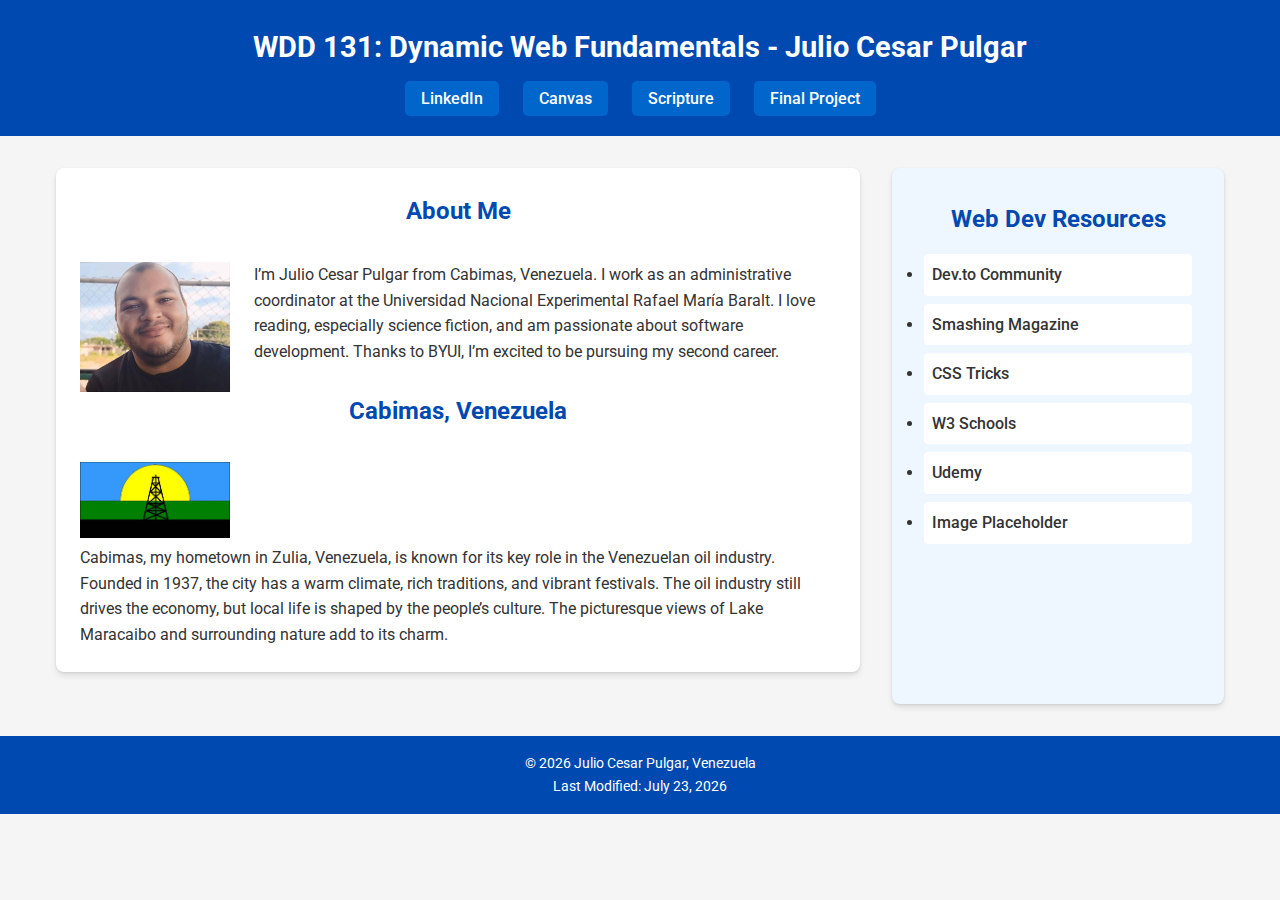
<file: index.html>
<!DOCTYPE html>
<html lang="en">
<head>
    <meta charset="UTF-8">
    <meta name="viewport" content="width=device-width, initial-scale=1.0">
    <title>WDD 131: Dynamic Web Fundamentals - Julio Cesar Pulgar</title>
    <meta name="description" content="Julio Cesar Pulgar's personal website for WDD 131: Dynamic Web Fundamentals course at Brigham Young University-Idaho.">
    <meta name="author" content="Julio Cesar Pulgar">
    <link href="https://fonts.googleapis.com/css2?family=Roboto:wght@400;700&display=swap" rel="stylesheet">
    <link rel="stylesheet" href="styles/base.css">
</head>
<body>
    <header>
        <h1>WDD 131: Dynamic Web Fundamentals - Julio Cesar Pulgar</h1>
        <nav>
            <ul>
                <li><a href="#">LinkedIn</a></li>
                <li><a href="#">Canvas</a></li>
                <li><a href="#">Scripture</a></li>
                <li><a href="#">Final Project</a></li>
            </ul>
        </nav>
    </header>
    <main>
        <section class="content">
            <div class="card about-me">
                <h2>About Me</h2>
                <div class="content">
                    <img src="images/profile.jpg" alt="Profile Picture">
                    <p>I’m Julio Cesar Pulgar from Cabimas, Venezuela. I work as an administrative coordinator at the Universidad Nacional Experimental Rafael María Baralt. I love reading, especially science fiction, and am passionate about software development. Thanks to BYUI, I’m excited to be pursuing my second career.</p>
                </div>
                <h2>Cabimas, Venezuela</h2>
                <img src="images/cabimas_flag.jpg" alt="Flag of Cabimas">
                <p>Cabimas, my hometown in Zulia, Venezuela, is known for its key role in the Venezuelan oil industry. Founded in 1937, the city has a warm climate, rich traditions, and vibrant festivals. The oil industry still drives the economy, but local life is shaped by the people’s culture. The picturesque views of Lake Maracaibo and surrounding nature add to its charm.</p>
            </div>
        </section>
        <aside class="resources">
            <h2>Web Dev Resources</h2>
            <ul>
                <li><a href="#">Dev.to Community</a></li>
                <li><a href="#">Smashing Magazine</a></li>
                <li><a href="#">CSS Tricks</a></li>
                <li><a href="#">W3 Schools</a></li>
                <li><a href="#">Udemy</a></li>
                <li><a href="#">Image Placeholder</a></li>
            </ul>
        </aside>
    </main>
    <footer>
        <p>&copy; <span id="currentyear"></span> Julio Cesar Pulgar, Venezuela</p>
        <p id="lastModified"></p>
    </footer>
    <script src="scripts/getdates.js" defer></script>
</body>
</html>
</file>
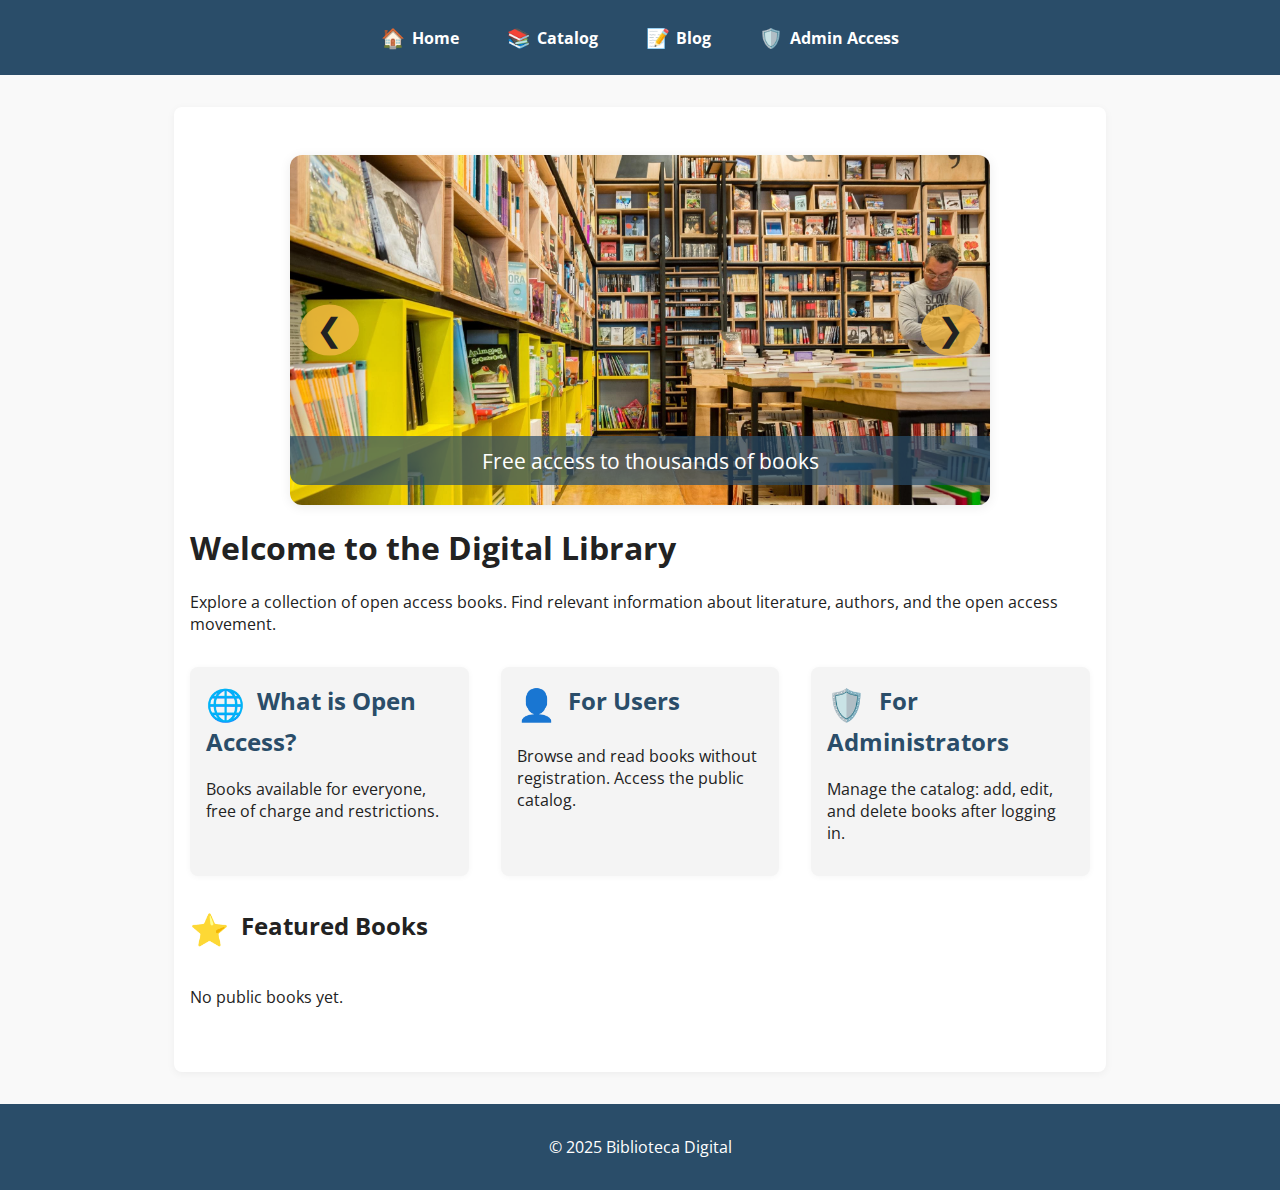
<file: project/index.html>
<!DOCTYPE html>
<html lang="en">
  <head>
    <meta charset="UTF-8" />
    <meta name="viewport" content="width=device-width, initial-scale=1.0" />
    <title>Digital Library | Home</title>
    <link rel="stylesheet" href="styles/main.css" />
  </head>
  <body>
    <header>
      <nav>
        <a href="index.html"
          ><span class="nav-icon" aria-label="Home">🏠</span> Home</a
        >
        <a href="catalog.html"
          ><span class="nav-icon" aria-label="Books">📚</span> Catalog</a
        >
        <a href="blog.html"
          ><span class="nav-icon" aria-label="Blog">📝</span> Blog</a
        >
        <a href="admin.html" id="admin-menu-link"
          ><span class="nav-icon" aria-label="Admin">🛡️</span> Admin Access</a
        >
      </nav>
    </header>
    <main>
      <section id="carousel-section">
        <div class="carousel">
          <div class="carousel-slide active">
            <img src="images/library1.jpg" alt="Library 1" loading="lazy" />
            <div class="carousel-caption">
              Free access to thousands of books
            </div>
          </div>
          <div class="carousel-slide">
            <img src="images/library2.jpg" alt="Library 2" loading="lazy" />
            <div class="carousel-caption">Read and share knowledge</div>
          </div>
          <div class="carousel-slide">
            <img src="images/library3.jpg" alt="Library 3" loading="lazy" />
            <div class="carousel-caption">Discover authors and genres</div>
          </div>
          <div class="carousel-slide">
            <img src="images/library4.jpg" alt="Library 4" loading="lazy" />
            <div class="carousel-caption">Explore new releases</div>
          </div>
          <div class="carousel-slide">
            <img src="images/library5.jpg" alt="Library 5" loading="lazy" />
            <div class="carousel-caption">Join the open access movement</div>
          </div>
          <div class="carousel-slide">
            <img src="images/library6.jpg" alt="Library 6" loading="lazy" />
            <div class="carousel-caption">Your digital bookshelf</div>
          </div>
          <div class="carousel-slide">
            <img src="images/library7.jpg" alt="Library 7" loading="lazy" />
            <div class="carousel-caption">Read anywhere, anytime</div>
          </div>
          <div class="carousel-slide">
            <img src="images/library8.jpg" alt="Library 8" loading="lazy" />
            <div class="carousel-caption">Support lifelong learning</div>
          </div>
          <div class="carousel-slide">
            <img src="images/library9.jpg" alt="Library 9" loading="lazy" />
            <div class="carousel-caption">Share your favorite books</div>
          </div>
          <button class="carousel-btn prev" aria-label="Previous">
            &#10094;
          </button>
          <button class="carousel-btn next" aria-label="Next">&#10095;</button>
        </div>
      </section>
      <section id="info-section">
        <h1>Welcome to the Digital Library</h1>
        <p>
          Explore a collection of open access books. Find relevant information
          about literature, authors, and the open access movement.
        </p>
        <div class="info-grid">
          <div class="info-card">
            <h2>
              <span class="info-icon" aria-label="Open Access">🌐</span> What is
              Open Access?
            </h2>
            <p>
              Books available for everyone, free of charge and restrictions.
            </p>
          </div>
          <div class="info-card">
            <h2>
              <span class="info-icon" aria-label="User">👤</span> For Users
            </h2>
            <p>
              Browse and read books without registration. Access the public
              catalog.
            </p>
          </div>
          <div class="info-card">
            <h2>
              <span class="info-icon" aria-label="Admin">🛡️</span> For
              Administrators
            </h2>
            <p>
              Manage the catalog: add, edit, and delete books after logging in.
            </p>
          </div>
        </div>
      </section>
      <section id="public-books-section">
        <h2>
          <span class="section-icon" aria-label="Featured">⭐</span> Featured
          Books
        </h2>
        <div id="public-books-list"></div>
      </section>
      <!-- Admin access now only available via menu link to admin.html -->
    </main>
    <footer>
      <p>
        &copy; 2025 Biblioteca Digital
      </p>
    </footer>
    <script src="scripts/login.js"></script>
  </body>
</html>
</file>
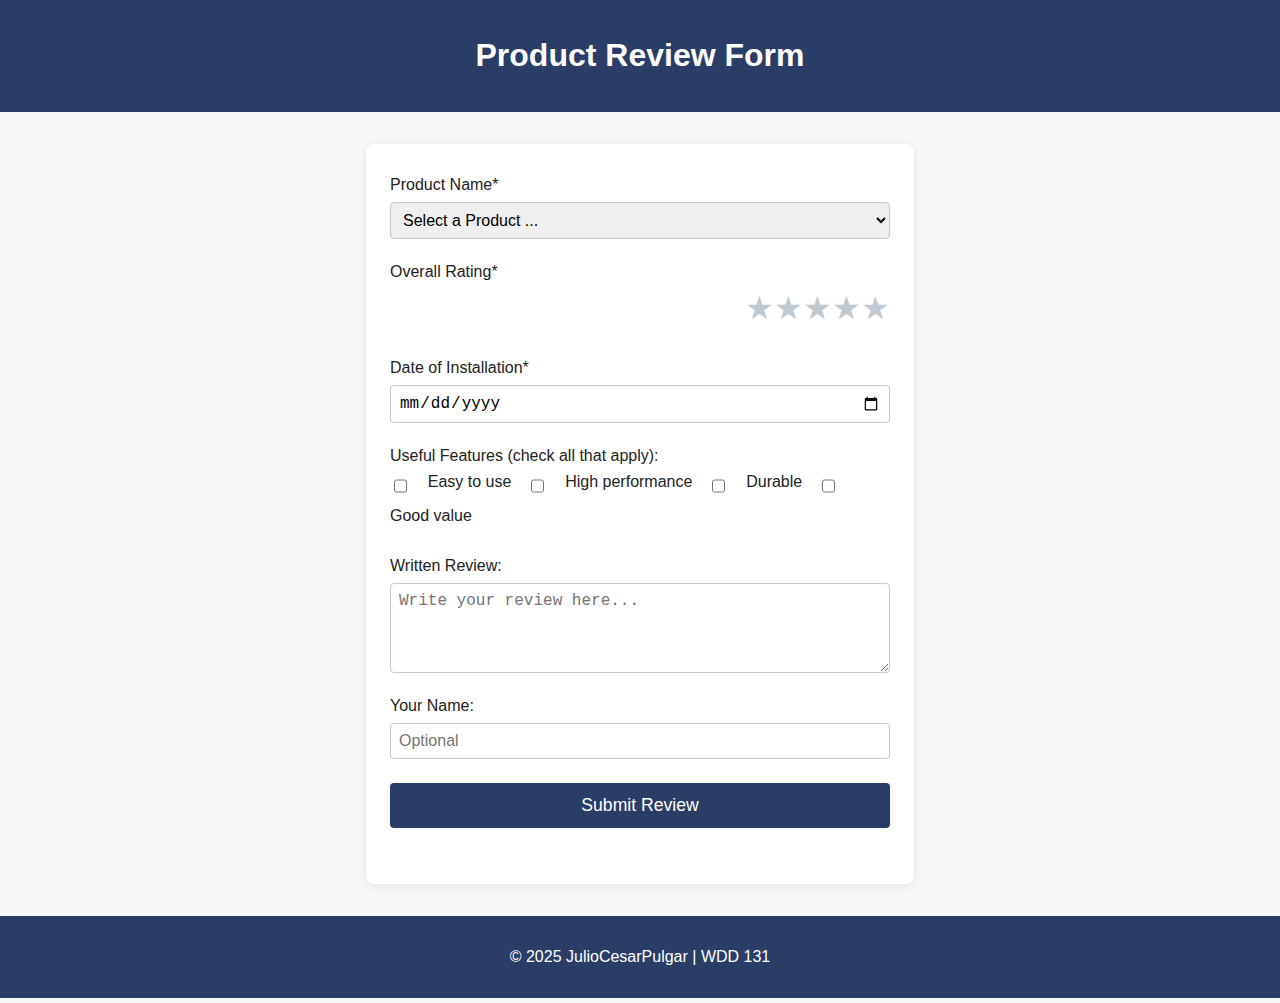
<file: form.html>
<!DOCTYPE html>
<html lang="en">
  <head>
    <meta charset="UTF-8" />
    <meta name="viewport" content="width=device-width, initial-scale=1.0" />
    <title>Product Review Form</title>
    <link rel="stylesheet" href="styles/form.css" />
  </head>
  <body>
    <header>
      <h1>Product Review Form</h1>
    </header>
    <main>
      <form id="reviewForm" method="get" action="review.html">
        <div class="form-group">
          <label for="productName"
            >Product Name<span aria-hidden="true">*</span></label
          >
          <select id="productName" name="productName" required>
            <option value="" disabled selected>Select a Product ...</option>
            <!-- Options will be populated by JS -->
          </select>
        </div>
        <div class="form-group">
          <label>Overall Rating<span aria-hidden="true">*</span></label>
          <div class="rating-group">
            <input type="radio" id="star5" name="rating" value="5" required />
            <label for="star5" title="5 stars">&#9733;</label>
            <input type="radio" id="star4" name="rating" value="4" />
            <label for="star4" title="4 stars">&#9733;</label>
            <input type="radio" id="star3" name="rating" value="3" />
            <label for="star3" title="3 stars">&#9733;</label>
            <input type="radio" id="star2" name="rating" value="2" />
            <label for="star2" title="2 stars">&#9733;</label>
            <input type="radio" id="star1" name="rating" value="1" />
            <label for="star1" title="1 star">&#9733;</label>
          </div>
        </div>
        <div class="form-group">
          <label for="installDate"
            >Date of Installation<span aria-hidden="true">*</span></label
          >
          <input type="date" id="installDate" name="installDate" required />
        </div>
        <div class="form-group">
          <label>Useful Features (check all that apply):</label>
          <div class="checkbox-group">
            <input
              type="checkbox"
              id="feature1"
              name="features"
              value="Easy to use"
            />
            <label for="feature1">Easy to use</label>
            <input
              type="checkbox"
              id="feature2"
              name="features"
              value="High performance"
            />
            <label for="feature2">High performance</label>
            <input
              type="checkbox"
              id="feature3"
              name="features"
              value="Durable"
            />
            <label for="feature3">Durable</label>
            <input
              type="checkbox"
              id="feature4"
              name="features"
              value="Good value"
            />
            <label for="feature4">Good value</label>
          </div>
        </div>
        <div class="form-group">
          <label for="review">Written Review:</label>
          <textarea
            id="review"
            name="review"
            rows="4"
            placeholder="Write your review here..."
          ></textarea>
        </div>
        <div class="form-group">
          <label for="userName">Your Name:</label>
          <input
            type="text"
            id="userName"
            name="userName"
            placeholder="Optional"
          />
        </div>
        <div class="form-group">
          <input type="submit" value="Submit Review" />
        </div>
      </form>
    </main>
    <footer>
      <p>&copy; 2025 JulioCesarPulgar | WDD 131</p>
    </footer>
    <script src="scripts/form.js"></script>
  </body>
</html>
</file>
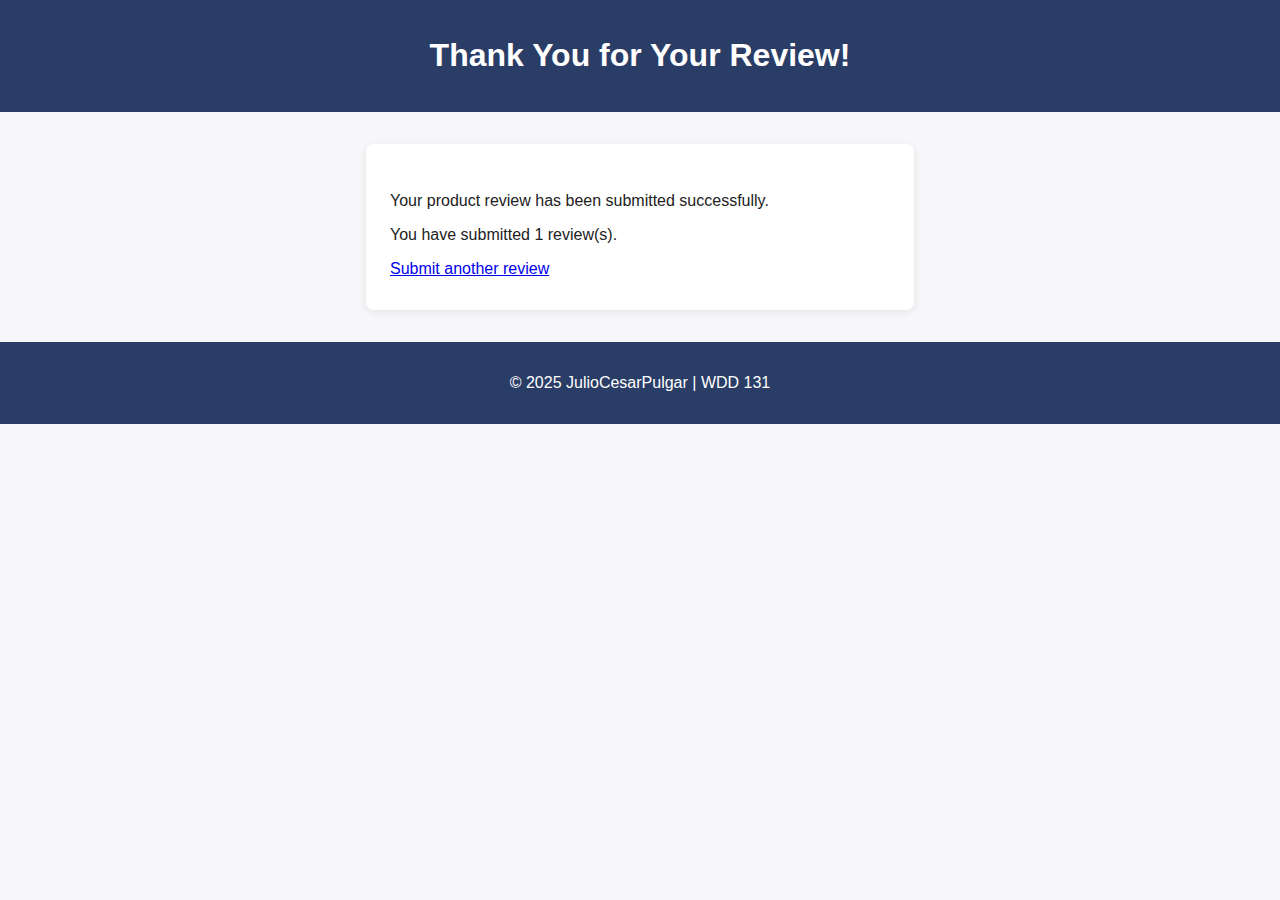
<file: review.html>
<!DOCTYPE html>
<html lang="en">
  <head>
    <meta charset="UTF-8" />
    <meta name="viewport" content="width=device-width, initial-scale=1.0" />
    <title>Review Submitted</title>
    <link rel="stylesheet" href="styles/form.css" />
  </head>
  <body>
    <header>
      <h1>Thank You for Your Review!</h1>
    </header>
    <main>
      <section class="confirmation">
        <p>Your product review has been submitted successfully.</p>
        <p>You have submitted <span id="reviewCount">0</span> review(s).</p>
        <a href="form.html">Submit another review</a>
      </section>
    </main>
    <footer>
      <p>&copy; 2025 JulioCesarPulgar | WDD 131</p>
    </footer>
    <script src="scripts/review.js"></script>
  </body>
</html>
</file>
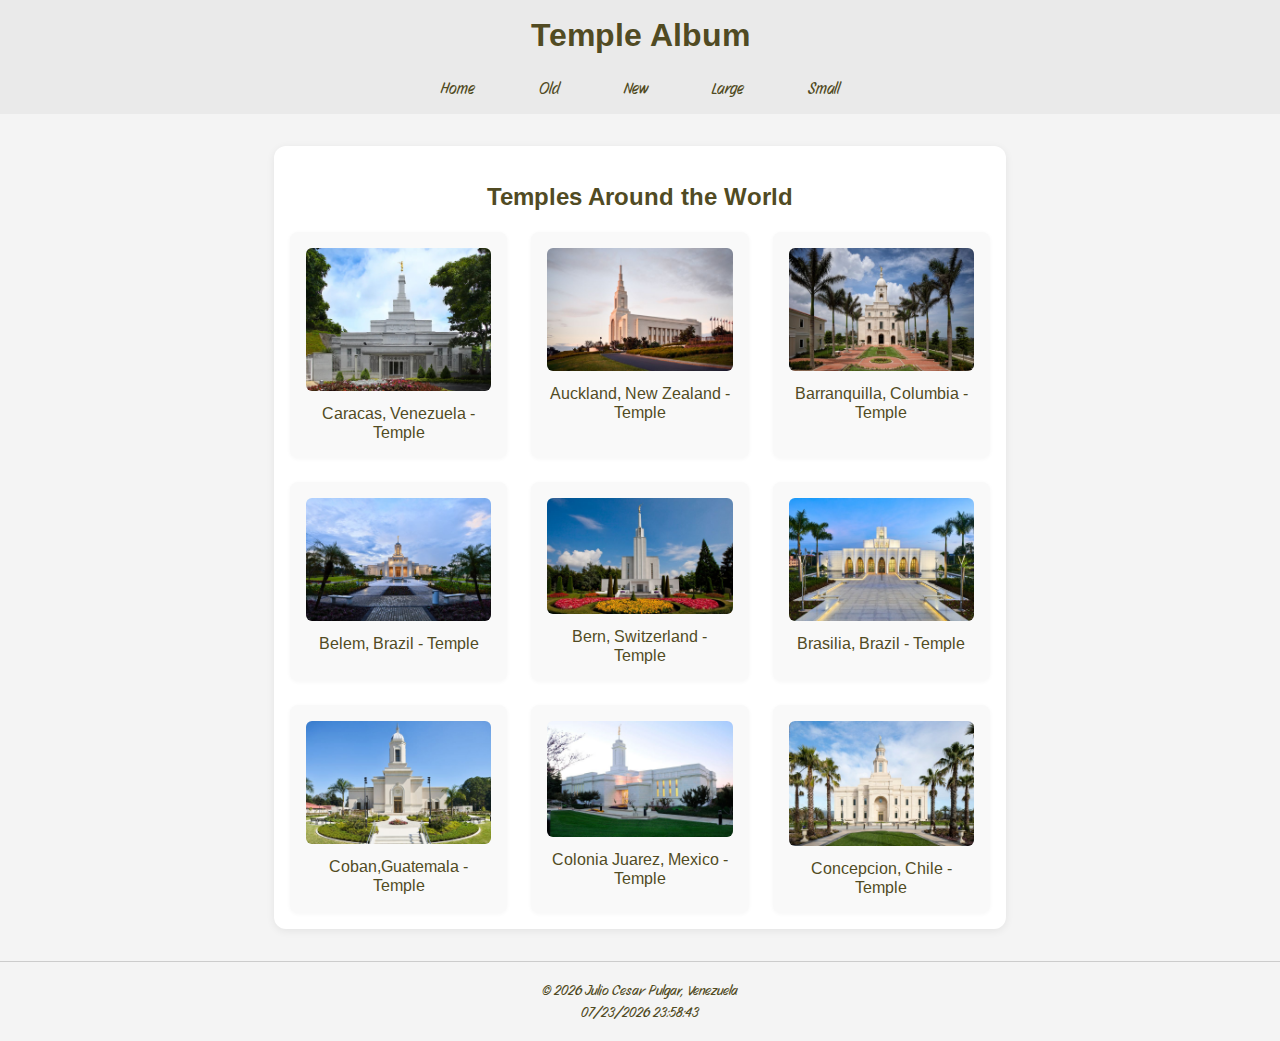
<file: temples.html>
<!DOCTYPE html>
<html lang="en">
  <head>
    <meta charset="UTF-8" />
    <meta name="viewport" content="width=device-width, initial-scale=1.0" />
    <title>Temple Album – Julio Cesar Pulgar</title>
    <meta
      name="description"
      content="Temple Album, Julio Cesar Pulgar, Responsive, CSS Grid, Flexbox, JavaScript"
    />
    <meta name="author" content="Julio Cesar Pulgar" />
    <!-- Google Fonts -->
    <link rel="preconnect" href="https://fonts.googleapis.com" />
    <link rel="preconnect" href="https://fonts.gstatic.com" crossorigin />
    <link
      href="https://fonts.googleapis.com/css2?family=Arimo:ital,wght@0,400;0,700;1,400;1,700&family=Story+Script&display=swap"
      rel="stylesheet"
    />
    <link rel="stylesheet" href="./styles/temples.css" />
    <link
      rel="stylesheet"
      href="./styles/temples-large.css"
      media="(min-width: 700px)"
    />
    <script src="./scripts/temples.js" defer></script>
  </head>
  <body>
    <header>
      <h1>Temple Album</h1>
      <button id="menuBtn" aria-label="Open navigation menu">&#9776;</button>
      <nav id="mainNav">
        <a href="index.html">Home</a>
        <a href="#old">Old</a>
        <a href="#new">New</a>
        <a href="#large">Large</a>
        <a href="#small">Small</a>
      </nav>
    </header>
    <main>
      <h2>Temples Around the World</h2>
      <div class="album-grid">
        <figure>
          <img
            src="./images/caracas_venezuela_temple.jpg"
            alt="Caracas, Venezuela - Temple"
          />
          <figcaption>Caracas, Venezuela - Temple</figcaption>
        </figure>
        <figure>
          <img
            src="./images/auckland_new_zealand_temple.jpg"
            alt="Auckland, New Zealand - Temple"
          />
          <figcaption>Auckland, New Zealand - Temple</figcaption>
        </figure>
        <figure>
          <img
            src="./images/barranquilla_columbia_temple.jpg"
            alt="Barranquilla, Columbia - Temple"
          />
          <figcaption>Barranquilla, Columbia - Temple</figcaption>
        </figure>
        <figure>
          <img
            src="./images/belem_brazil_temple.jpg"
            alt="Belem, Brazil - Temple"
          />
          <figcaption>Belem, Brazil - Temple</figcaption>
        </figure>
        <figure>
          <img
            src="./images/bern_switzerland_temple.jpg"
            alt="Bern, Switzerland - Temple"
          />
          <figcaption>Bern, Switzerland - Temple</figcaption>
        </figure>
        <figure>
          <img
            src="./images/brasilia_brazil_temple.jpg"
            alt="Brasilia, Brazil - Temple"
          />
          <figcaption>Brasilia, Brazil - Temple</figcaption>
        </figure>
        <figure>
          <img
            src="./images/coban_guatemala_temple.jpg"
            alt="Coban,Guatemala - Temple"
          />
          <figcaption>Coban,Guatemala - Temple</figcaption>
        </figure>
        <figure>
          <img
            src="./images/colonia_juarez_mexico_temple.jpg"
            alt="Colonia Juarez, Mexico - Temple"
          />
          <figcaption>Colonia Juarez, Mexico - Temple</figcaption>
        </figure>
        <figure>
          <img
            src="./images/concepcion_chile_temple.jpg"
            alt="Concepcion, Chile - Temple"
          />
          <figcaption>Concepcion, Chile - Temple</figcaption>
        </figure>
      </div>
    </main>
    <footer>
      <p>&copy; <span id="currentyear"></span> Julio Cesar Pulgar, Venezuela</p>
      <p id="lastModified"></p>
    </footer>
  </body>
</html>
</file>
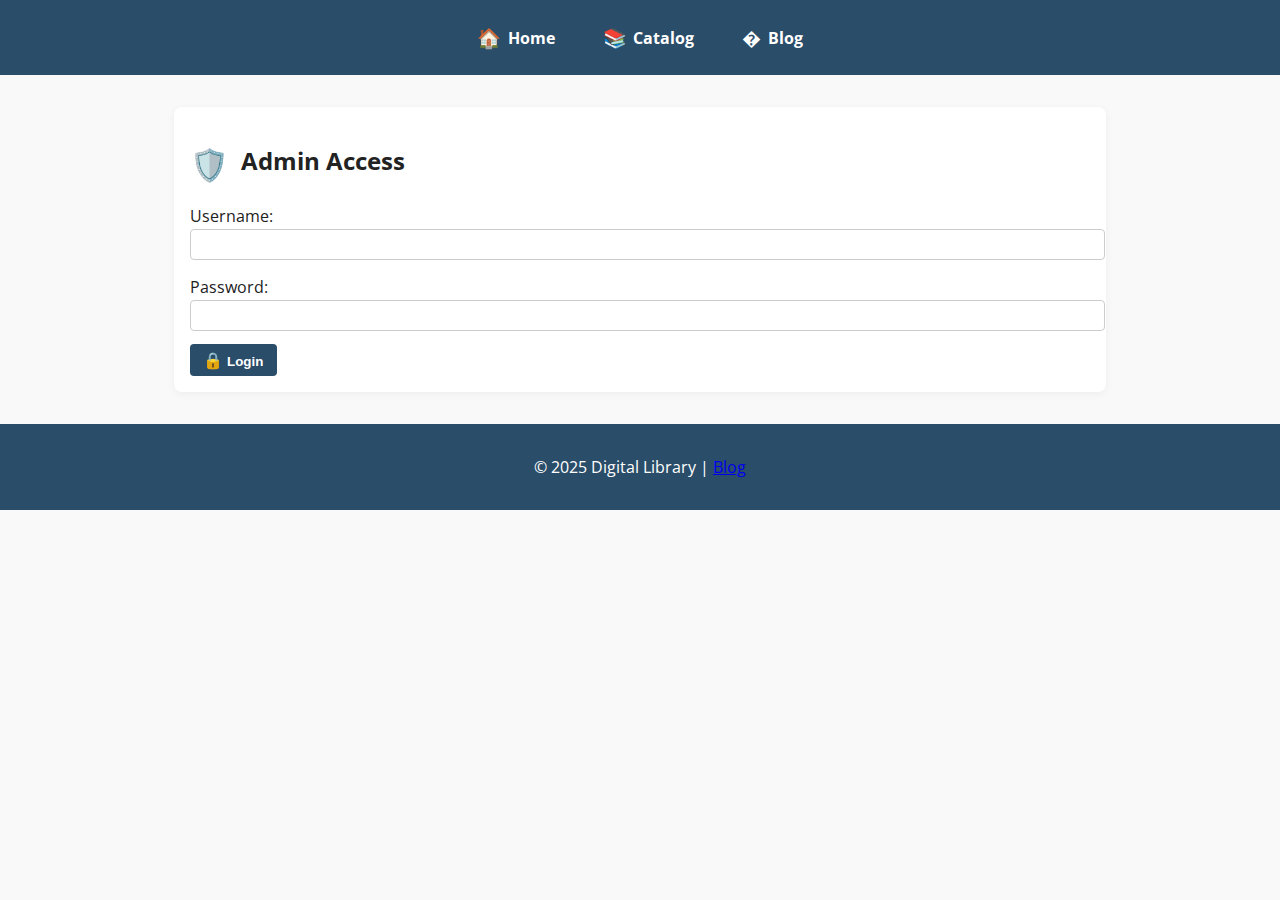
<file: project/admin.html>
<!DOCTYPE html>
<html lang="en">
  <head>
    <meta charset="UTF-8" />
    <meta name="viewport" content="width=device-width, initial-scale=1.0" />
    <title>Admin Login | Digital Library</title>
    <link rel="stylesheet" href="styles/main.css" />
  </head>
  <body>
    <header>
      <nav>
        <a href="index.html"
          ><span class="nav-icon" aria-label="Home">🏠</span> Home</a
        >
        <a href="catalog.html"
          ><span class="nav-icon" aria-label="Books">📚</span> Catalog</a
        >
        <a href="blog.html"
          ><span class="nav-icon" aria-label="Blog">�</span> Blog</a
        >
      </nav>
    </header>
    <main>
      <section id="admin-login-section">
        <h2>
          <span class="section-icon" aria-label="Admin">🛡️</span> Admin Access
        </h2>
        <form id="admin-login-form" autocomplete="off">
          <label for="username">Username:</label>
          <input
            type="text"
            id="username"
            name="username"
            required
            autocomplete="off"
          />
          <label for="password">Password:</label>
          <input
            type="password"
            id="password"
            name="password"
            required
            autocomplete="off"
          />
          <button type="submit">
            <span class="nav-icon" aria-label="Login">🔒</span> Login
          </button>
        </form>
        <div id="admin-login-message"></div>
      </section>
    </main>
    <footer>
      <p>&copy; 2025 Digital Library | <a href="blog.html">Blog</a></p>
    </footer>
    <script src="scripts/admin-login.js"></script>
  </body>
</html>
</file>
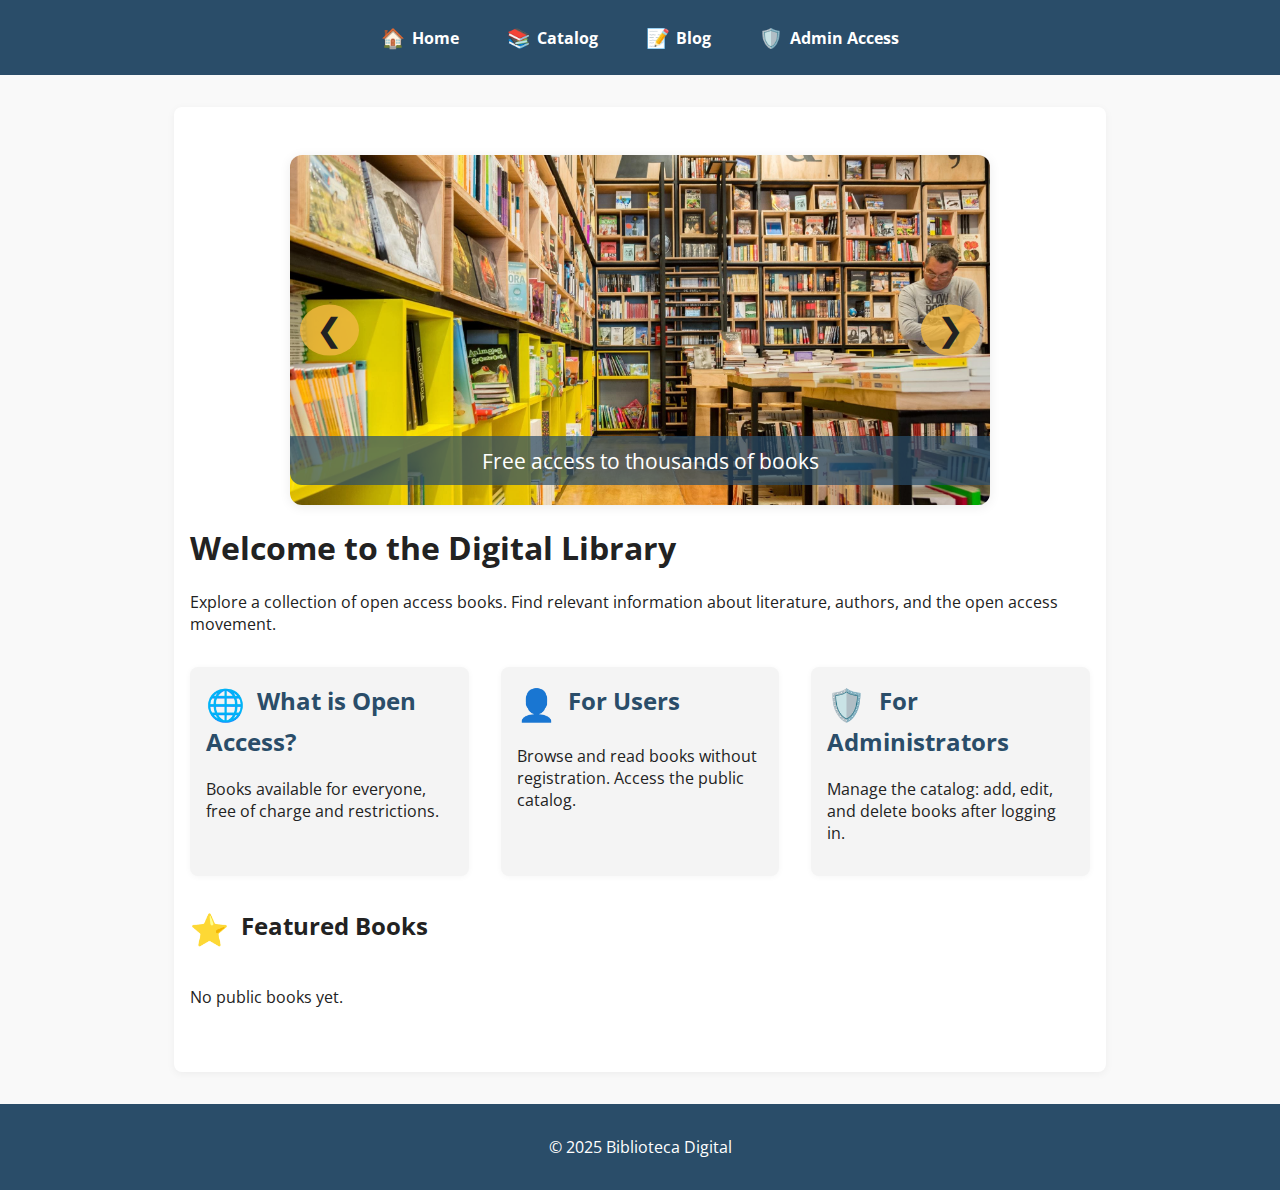
<file: project/catalog.html>
<!DOCTYPE html>
<html lang="en">
  <head>
    <meta charset="UTF-8" />
    <meta name="viewport" content="width=device-width, initial-scale=1.0" />
    <title>Book Catalog | Digital Library</title>
    <link rel="stylesheet" href="styles/main.css" />
    <meta name="description" content="Browse our complete catalog of open access books. Search by title, author, or genre." />
    <meta name="robots" content="noindex, nofollow">
  </head>
  <body>
    <header>
      <nav>
        <a href="index.html"
          ><span class="nav-icon" aria-label="Home">🏠</span> Home</a
        >
        <a href="catalog.html"
          ><span class="nav-icon" aria-label="Books">📚</span> Catalog</a
        >
        <a href="blog.html"
          ><span class="nav-icon" aria-label="Blog">📝</span> Blog</a
        >
        <button id="logout-btn" class="btn" style="margin-left: auto">
          <span class="nav-icon" aria-label="Logout">🚪</span> Logout
        </button>
      </nav>
    </header>
    <main>
      <section id="books-section">
        <h1>Book Catalog</h1>
        <div class="catalog-controls">
          <input
            type="text"
            id="search-input"
            placeholder="Search by title or author"
            aria-label="Search books"
          />
          <select id="genre-filter" aria-label="Filter by genre">
            <option value="">All genres</option>
          </select>
          <button id="add-book-btn">
            <span class="nav-icon" aria-label="Add">➕</span> Add Book
          </button>
        </div>
        <div id="books-list"></div>
        <div id="catalog-feedback" aria-live="polite"></div>
      </section>
      <section id="book-form-section" style="display: none">
        <h2 id="form-title">Add/Edit Book</h2>
        <form id="book-form">
          <input type="hidden" id="book-id" />
          <label for="title">Title:</label>
          <input type="text" id="title" name="title" required />
          <label for="author">Author:</label>
          <input type="text" id="author" name="author" required />
          <label for="genre">Genre:</label>
          <input
            type="text"
            id="genre"
            name="genre"
            required
            list="genre-list"
          />
          <datalist id="genre-list">
            <option value="Fiction"></option>
            <option value="Non-fiction"></option>
            <option value="Science"></option>
            <option value="History"></option>
            <option value="Biography"></option>
            <option value="Children"></option>
            <option value="Fantasy"></option>
            <option value="Mystery"></option>
            <option value="Romance"></option>
            <option value="Other"></option>
          </datalist>

          <label for="year">Year:</label>
          <input type="number" id="year" name="year" min="1000" max="2100" />
          <label for="description">Description:</label>
          <textarea id="description" name="description" rows="2"></textarea>
          <label for="pdf">PDF URL:</label>
          <input type="url" id="pdf" name="pdf" required />
          <label for="cover">Cover URL:</label>
          <input type="url" id="cover" name="cover" required />
          <button type="submit">Save</button>
          <button type="button" id="cancel-btn">Cancel</button>
        </form>
      </section>
      <section id="pdf-preview-section" style="display: none">
        <h2>PDF Preview</h2>
        <iframe
          id="pdf-preview"
          width="100%"
          height="500"
          loading="lazy"
        ></iframe>
        <button type="button" id="close-preview-btn">Close Preview</button>
      </section>
    </main>
    <footer>
      <p>
        &copy; 2025 Digital Library
      </p>
    </footer>
    <script src="scripts/books.js"></script>
    <script>
      // Protect page: only admin can access
      if (sessionStorage.getItem("adminAuth") !== "true") {
        localStorage.setItem("lastPage", "catalog.html");
        window.location.href = "index.html";
      }
      // Logout button
      document
        .getElementById("logout-btn")
        .addEventListener("click", function () {
          localStorage.removeItem("loggedUser");
          sessionStorage.removeItem("adminAuth");
          window.location.href = "index.html";
        });
    </script>
  </body>
</html>
</file>
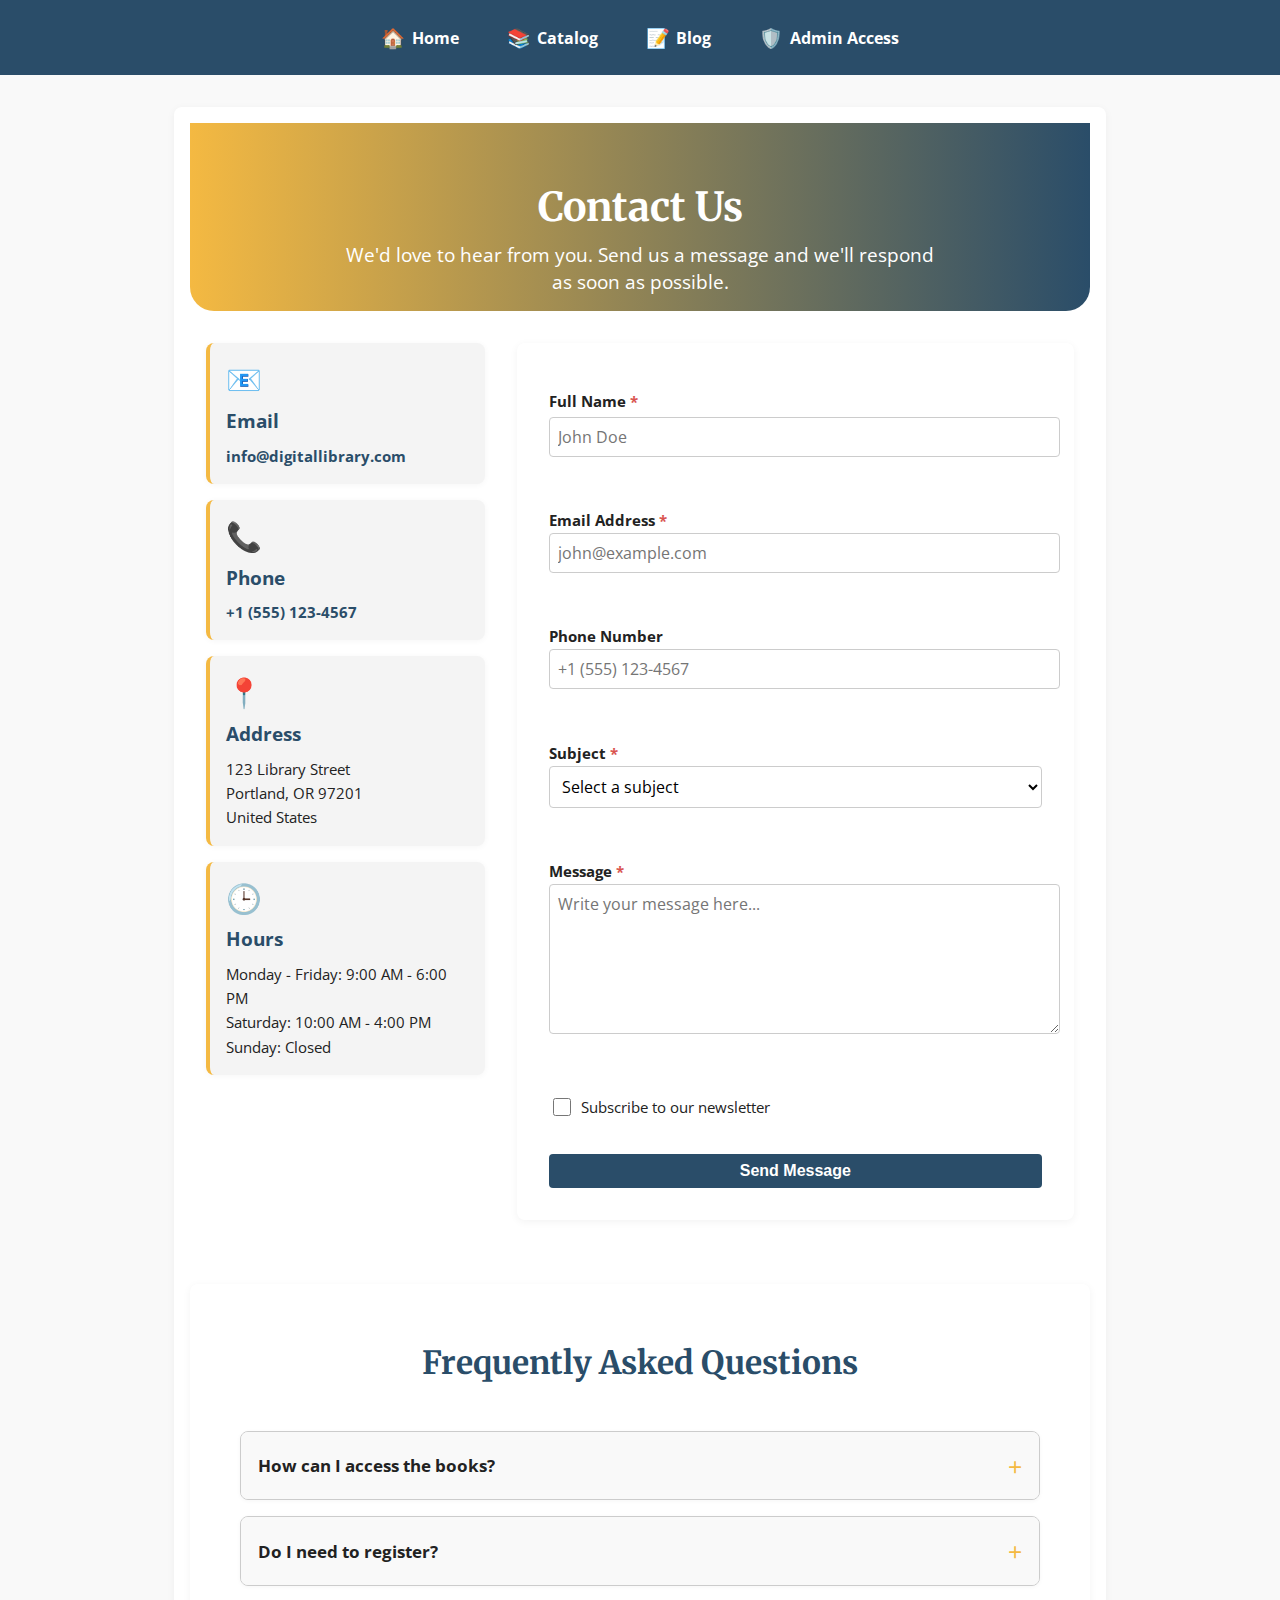
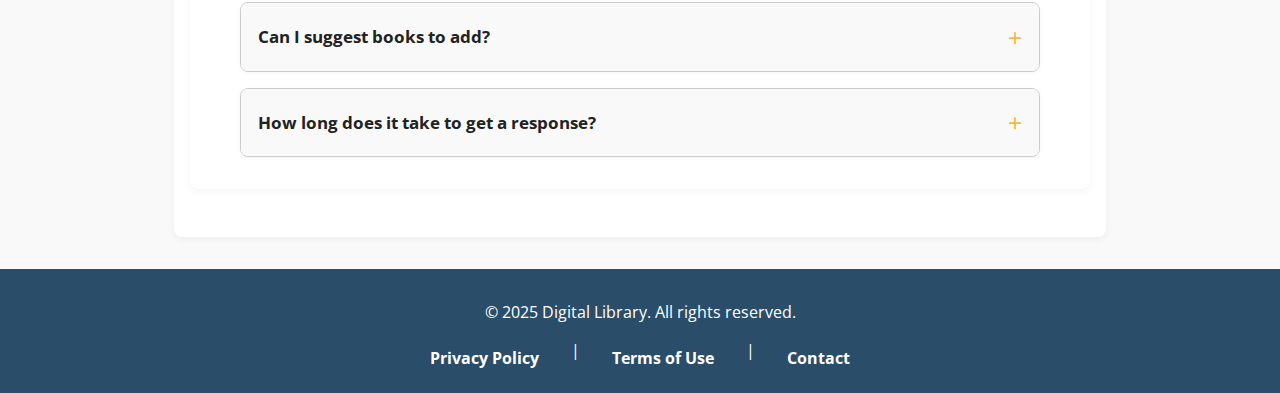
<file: project/contact.html>
<!DOCTYPE html>
<html lang="en">
  <head>
    <meta charset="UTF-8" />
    <meta name="viewport" content="width=device-width, initial-scale=1.0" />
    
    <!-- SEO Meta Tags -->
    <title>Contact Us | Digital Library</title>
    <meta name="description" content="Get in touch with Digital Library. Send us your questions, feedback, or suggestions. We're here to help you." />
    <meta name="keywords" content="contact, digital library, support, help, feedback" />
    <meta name="robots" content="index, follow" />
    
    <!-- Open Graph -->
    <meta property="og:type" content="website" />
    <meta property="og:url" content="https://yourdomain.com/contact.html" />
    <meta property="og:title" content="Contact Us | Digital Library" />
    <meta property="og:description" content="Get in touch with Digital Library. We're here to help." />
    
    <!-- Canonical URL -->
    <link rel="canonical" href="https://yourdomain.com/contact.html" />
    
    <!-- Favicon -->
    <link rel="icon" type="image/x-icon" href="/favicon.ico" />
    
    <!-- Stylesheets -->
    <link rel="stylesheet" href="styles/main.css" />
    <link rel="stylesheet" href="styles/contact.css" />
  </head>
  <body>
    <header role="banner">
      <nav role="navigation" aria-label="Main navigation">
        <a href="index.html">
          <span class="nav-icon" aria-label="Home">🏠</span> Home
        </a>
        <a href="catalog.html">
          <span class="nav-icon" aria-label="Books">📚</span> Catalog
        </a>
        <a href="blog.html">
          <span class="nav-icon" aria-label="Blog">📝</span> Blog
        </a>
        <a href="admin.html" id="admin-menu-link">
          <span class="nav-icon" aria-label="Admin">🛡️</span> Admin Access
        </a>
      </nav>
    </header>
    
    <main role="main">
      <section class="contact-hero">
        <h1>Contact Us</h1>
        <p>We'd love to hear from you. Send us a message and we'll respond as soon as possible.</p>
      </section>

      <section class="contact-container">
        <div class="contact-info">
          <article class="info-box">
            <div class="info-icon">📧</div>
            <h2>Email</h2>
            <p><a href="mailto:info@digitallibrary.com">info@digitallibrary.com</a></p>
          </article>

          <article class="info-box">
            <div class="info-icon">📞</div>
            <h2>Phone</h2>
            <p><a href="tel:+15551234567">+1 (555) 123-4567</a></p>
          </article>

          <article class="info-box">
            <div class="info-icon">📍</div>
            <h2>Address</h2>
            <p>123 Library Street<br>Portland, OR 97201<br>United States</p>
          </article>

          <article class="info-box">
            <div class="info-icon">🕒</div>
            <h2>Hours</h2>
            <p>Monday - Friday: 9:00 AM - 6:00 PM<br>Saturday: 10:00 AM - 4:00 PM<br>Sunday: Closed</p>
          </article>
        </div>

        <div class="contact-form-wrapper">
          <form id="contactForm" class="contact-form" novalidate>
            <div class="form-group">
              <label for="name">Full Name <span class="required">*</span></label>
              <input 
                type="text" 
                id="name" 
                name="name" 
                required 
                aria-required="true"
                placeholder="John Doe"
              />
              <span class="error-message" id="nameError"></span>
            </div>

            <div class="form-group">
              <label for="email">Email Address <span class="required">*</span></label>
              <input 
                type="email" 
                id="email" 
                name="email" 
                required 
                aria-required="true"
                placeholder="john@example.com"
              />
              <span class="error-message" id="emailError"></span>
            </div>

            <div class="form-group">
              <label for="phone">Phone Number</label>
              <input 
                type="tel" 
                id="phone" 
                name="phone"
                placeholder="+1 (555) 123-4567"
              />
              <span class="error-message" id="phoneError"></span>
            </div>

            <div class="form-group">
              <label for="subject">Subject <span class="required">*</span></label>
              <select id="subject" name="subject" required aria-required="true">
                <option value="">Select a subject</option>
                <option value="general">General Inquiry</option>
                <option value="support">Technical Support</option>
                <option value="feedback">Feedback</option>
                <option value="suggestion">Suggestion</option>
                <option value="partnership">Partnership</option>
                <option value="other">Other</option>
              </select>
              <span class="error-message" id="subjectError"></span>
            </div>

            <div class="form-group">
              <label for="message">Message <span class="required">*</span></label>
              <textarea 
                id="message" 
                name="message" 
                rows="6" 
                required 
                aria-required="true"
                placeholder="Write your message here..."
              ></textarea>
              <span class="error-message" id="messageError"></span>
            </div>

            <div class="form-group checkbox-group">
              <label>
                <input 
                  type="checkbox" 
                  id="newsletter" 
                  name="newsletter"
                />
                <span>Subscribe to our newsletter</span>
              </label>
            </div>

            <button type="submit" class="submit-btn">
              <span class="btn-text">Send Message</span>
              <span class="btn-loader" style="display: none;">Sending...</span>
            </button>
          </form>

          <div id="successMessage" class="success-message" style="display: none;">
            <div class="success-icon">✓</div>
            <h3>Message Sent Successfully!</h3>
            <p>Thank you for contacting us. We'll get back to you soon.</p>
          </div>
        </div>
      </section>

      <section class="faq-section">
        <h2>Frequently Asked Questions</h2>
        <div class="faq-container">
          <article class="faq-item">
            <button class="faq-question" aria-expanded="false">
              How can I access the books?
              <span class="faq-icon">+</span>
            </button>
            <div class="faq-answer">
              <p>All books in our catalog are freely accessible. Simply browse our catalog and click on any book to start reading online.</p>
            </div>
          </article>

          <article class="faq-item">
            <button class="faq-question" aria-expanded="false">
              Do I need to register?
              <span class="faq-icon">+</span>
            </button>
            <div class="faq-answer">
              <p>No registration is required to read books. However, administrators need to log in to manage the catalog.</p>
            </div>
          </article>

          <article class="faq-item">
            <button class="faq-question" aria-expanded="false">
              Can I suggest books to add?
              <span class="faq-icon">+</span>
            </button>
            <div class="faq-answer">
              <p>Yes! We welcome suggestions. Please use the contact form above with "Suggestion" as the subject and include the book details.</p>
            </div>
          </article>

          <article class="faq-item">
            <button class="faq-question" aria-expanded="false">
              How long does it take to get a response?
              <span class="faq-icon">+</span>
            </button>
            <div class="faq-answer">
              <p>We typically respond to inquiries within 24-48 hours during business days.</p>
            </div>
          </article>
        </div>
      </section>
    </main>
    
    <footer role="contentinfo">
      <p>&copy; 2025 Digital Library. All rights reserved.</p>
      <nav aria-label="Footer navigation">
        <a href="privacy.html">Privacy Policy</a> |
        <a href="terms.html">Terms of Use</a> |
        <a href="contact.html" aria-current="page">Contact</a>
      </nav>
    </footer>
    
    <script src="scripts/contact.js"></script>
  </body>
</html>
</file>
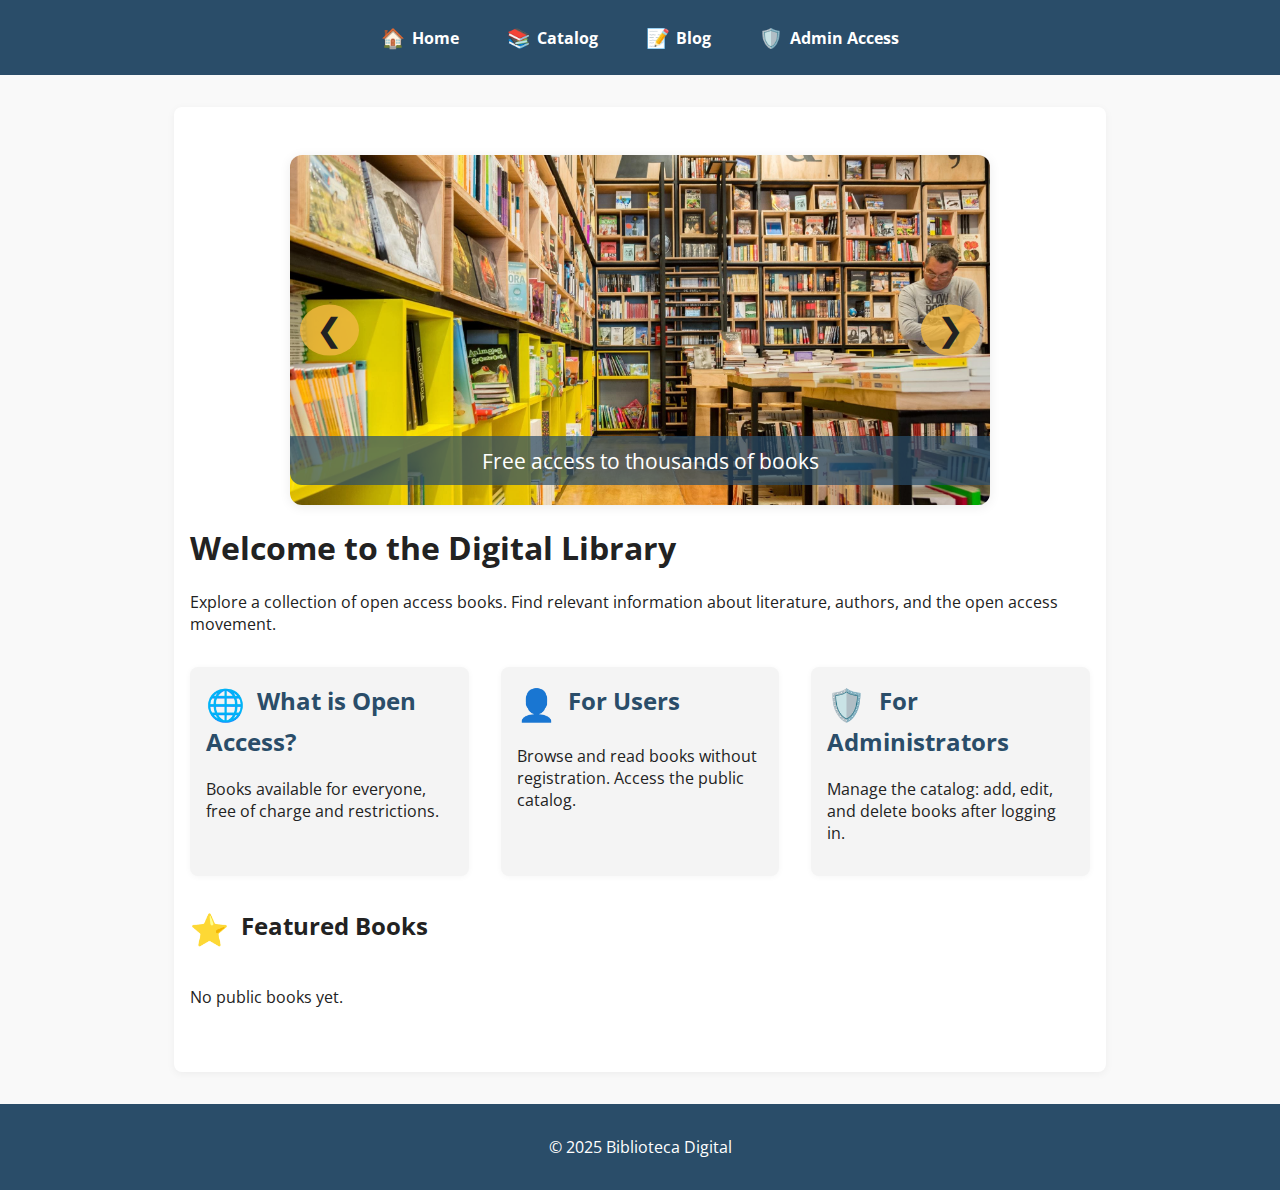
<file: project/references.html>
<!DOCTYPE html>
<html lang="en">
  <head>
    <meta charset="UTF-8" />
    <meta name="viewport" content="width=device-width, initial-scale=1.0" />
    <title>References | Digital Library</title>
    <link rel="stylesheet" href="styles/main.css" />
  </head>
  <body>
    <header>
      <nav>
        <a href="index.html"
          ><span class="nav-icon" aria-label="Home">🏠</span> Home</a
        >
        <a href="catalog.html"
          ><span class="nav-icon" aria-label="Books">📚</span> Catalog</a
        >
        <a href="references.html"
          ><span class="nav-icon" aria-label="References">🔗</span>
          References</a
        >
        <button id="logout-btn" class="btn" style="margin-left: auto">
          <span class="nav-icon" aria-label="Logout">🚪</span> Logout
        </button>
      </nav>
    </header>
    <main>
      <section class="blog-hero">
        <h1>Authors' Corner</h1>
        <p class="blog-subtitle">
          Insights, inspiration, and advice from the minds behind the books
        </p>
      </section>
      <section class="blog-list modern-blog">
        <article class="blog-post">
          <div class="blog-image-wrap">
            <img
              src="images/blog1.jpg"
              alt="Writing Inspiration"
              loading="lazy"
            />
          </div>
          <div class="blog-content">
            <h2>The Art of Writing</h2>
            <p class="blog-meta">by Jane Smith &bull; Inspiration</p>
            <p>
              Writing is a journey of self-discovery. Every word penned is a
              step towards understanding the world and oneself. Authors share
              their thoughts, dreams, and experiences, inviting readers to join
              them on this creative adventure.
            </p>
          </div>
        </article>
        <article class="blog-post">
          <div class="blog-image-wrap">
            <img
              src="images/blog2.jpg"
              alt="Literature and Life"
              loading="lazy"
            />
          </div>
          <div class="blog-content">
            <h2>Literature as a Mirror</h2>
            <p class="blog-meta">by Carlos Rivera &bull; Reflection</p>
            <p>
              Literature reflects the complexities of life. Through stories,
              poems, and essays, writers explore human emotions, societal
              changes, and timeless truths, helping readers see themselves and
              others more clearly.
            </p>
          </div>
        </article>
        <article class="blog-post">
          <div class="blog-image-wrap">
            <img src="images/blog3.jpg" alt="Letter to Fans" loading="lazy" />
          </div>
          <div class="blog-content">
            <h2>Letter to the Fans</h2>
            <p class="blog-meta">by Emily Turner &bull; Community</p>
            <p>
              Dear readers, your passion for books fuels our creativity. Every
              page is written with you in mind, hoping to spark curiosity, joy,
              and reflection. Thank you for being part of our literary family.
            </p>
          </div>
        </article>
        <article class="blog-post">
          <div class="blog-image-wrap">
            <img src="images/blog4.jpg" alt="Imagination" loading="lazy" />
          </div>
          <div class="blog-content">
            <h2>Imagination Unleashed</h2>
            <p class="blog-meta">by Mark Lee &bull; Creativity</p>
            <p>
              Imagination is the heart of storytelling. Authors encourage
              everyone to dream big, create worlds, and explore ideas beyond the
              ordinary. Literature is where imagination finds its voice.
            </p>
          </div>
        </article>
        <article class="blog-post">
          <div class="blog-image-wrap">
            <img src="images/blog5.jpg" alt="Writing Process" loading="lazy" />
          </div>
          <div class="blog-content">
            <h2>The Writing Process</h2>
            <p class="blog-meta">by Sophia Kim &bull; Craft</p>
            <p>
              From brainstorming to editing, writing is a craft that requires
              patience and dedication. Authors share tips and personal routines
              to help aspiring writers develop their own style and discipline.
            </p>
          </div>
        </article>
        <article class="blog-post">
          <div class="blog-image-wrap">
            <img src="images/blog6.jpg" alt="Literary Genres" loading="lazy" />
          </div>
          <div class="blog-content">
            <h2>Exploring Genres</h2>
            <p class="blog-meta">by Daniel Green &bull; Genres</p>
            <p>
              Genres offer unique perspectives and experiences. Whether it's
              fantasy, mystery, romance, or non-fiction, each genre invites
              readers to discover new worlds and ideas.
            </p>
          </div>
        </article>
        <article class="blog-post">
          <div class="blog-image-wrap">
            <img src="images/blog7.jpg" alt="Reading Culture" loading="lazy" />
          </div>
          <div class="blog-content">
            <h2>Building a Reading Culture</h2>
            <p class="blog-meta">by Olivia Brown &bull; Culture</p>
            <p>
              Reading enriches lives and communities. Authors advocate for
              libraries, book clubs, and family reading time, believing that a
              love for books should be nurtured from childhood.
            </p>
          </div>
        </article>
        <article class="blog-post">
          <div class="blog-image-wrap">
            <img src="images/blog8.jpg" alt="Writer's Block" loading="lazy" />
          </div>
          <div class="blog-content">
            <h2>Overcoming Writer's Block</h2>
            <p class="blog-meta">by Alex Martinez &bull; Motivation</p>
            <p>
              Writer's block is a common challenge. Authors share strategies to
              reignite creativity, such as free writing, changing environments,
              and reading widely.
            </p>
          </div>
        </article>
        <article class="blog-post">
          <div class="blog-image-wrap">
            <img
              src="images/blog9.jpg"
              alt="Digital Publishing"
              loading="lazy"
            />
          </div>
          <div class="blog-content">
            <h2>The Future of Digital Publishing</h2>
            <p class="blog-meta">by Priya Singh &bull; Technology</p>
            <p>
              Digital platforms have revolutionized literature. Authors discuss
              the opportunities and challenges of publishing online, reaching
              global audiences, and adapting to new technologies.
            </p>
          </div>
        </article>
        <article class="blog-post">
          <div class="blog-image-wrap">
            <img src="images/blog10.jpg" alt="Collaboration" loading="lazy" />
          </div>
          <div class="blog-content">
            <h2>Collaboration in Writing</h2>
            <p class="blog-meta">by Mia Chen &bull; Collaboration</p>
            <p>
              Collaboration brings fresh ideas and perspectives. Authors reflect
              on co-writing projects, peer reviews, and the value of community
              in the creative process.
            </p>
          </div>
        </article>
        <article class="blog-post">
          <div class="blog-image-wrap">
            <img src="images/blog11.jpg" alt="Literary Legacy" loading="lazy" />
          </div>
          <div class="blog-content">
            <h2>Leaving a Literary Legacy</h2>
            <p class="blog-meta">by William Scott &bull; Legacy</p>
            <p>
              Every book is a legacy. Authors hope their words will inspire
              future generations, spark conversations, and contribute to the
              ongoing story of humanity.
            </p>
          </div>
        </article>
        <article class="blog-post">
          <div class="blog-image-wrap">
            <img
              src="images/blog12.jpg"
              alt="Advice for New Writers"
              loading="lazy"
            />
          </div>
          <div class="blog-content">
            <h2>Advice for New Writers</h2>
            <p class="blog-meta">by Grace Evans &bull; Advice</p>
            <p>
              Start writing, keep reading, and never give up. Authors encourage
              new writers to embrace challenges, seek feedback, and celebrate
              every milestone on their literary journey.
            </p>
          </div>
        </article>
      </section>
    </main>
    <footer>
      <p>&copy; 2025 Digital Library</p>
    </footer>
    <script>
      // Protect page: only admin can access
      if (sessionStorage.getItem("adminAuth") !== "true") {
        localStorage.setItem("lastPage", "references.html");
        window.location.href = "index.html";
      }
      // Logout button
      document
        .getElementById("logout-btn")
        .addEventListener("click", function () {
          localStorage.removeItem("loggedUser");
          sessionStorage.removeItem("adminAuth");
          window.location.href = "index.html";
        });
    </script>
  </body>
</html>
</file>
<file: styles/base.css>
/* Global Styles */
* {
    margin: 0;
    padding: 0;
    box-sizing: border-box;
}

body {
    font-family: 'Roboto', Arial, sans-serif;
    background-color: #f5f5f5;
    color: #333;
    line-height: 1.6;
}

header {
    background-color: #0049b0;
    color: white;
    padding: 1.5rem 0;
    text-align: center;
}

header h1 {
    margin-bottom: 1rem;
    font-size: 1.8rem;
}

nav ul {
    display: flex;
    justify-content: center;
    list-style: none;
    gap: 1.5rem;
}

nav ul li a {
    color: white;
    font-size: 1rem;
    font-weight: 500;
    text-decoration: none;
    padding: 0.5rem 1rem;
    background-color: #0066cc;
    border-radius: 5px;
    transition: background-color 0.3s;
}

nav ul li a:hover {
    background-color: #0049b0;
}

main {
    display: flex;
    max-width: 1200px;
    margin: 2rem auto;
    gap: 2rem;
    padding: 0 1rem;
}

.content {
    flex: 3;
}

.content .card {
    background-color: #fff;
    border-radius: 8px;
    box-shadow: 0 4px 6px rgba(0, 0, 0, 0.08), 0 1px 3px rgba(0, 0, 0, 0.1);
    margin-bottom: 2rem;
    padding: 1.5rem;
    max-width: 900px;
    width: 100%;
    margin-left: auto;
    margin-right: auto;
}

.content .card h2 {
    text-align: center;
    color: #0049b0;
    margin-bottom: 2rem;
}

.content .about-me .content {
    display: flex;
    align-items: flex-start;
    gap: 1.5rem;
}

.content .about-me img {
    max-width: 150px;
    height: auto;
}

aside.resources {
    flex: 1;
    background-color: #eef6ff;
    padding: 2rem;
    border-radius: 8px;
    box-shadow: 0 4px 6px rgba(0, 0, 0, 0.08), 0 1px 3px rgba(0, 0, 0, 0.1);
}

aside.resources h2 {
    color: #0049b0;
    text-align: center;
    margin-bottom: 1rem;
}

aside.resources ul li a {
    display: block;
    color: #333;
    padding: 0.5rem;
    margin-bottom: 0.5rem;
    background-color: #ffffff;
    border-radius: 4px;
    transition: background-color 0.3s;
    text-decoration: none;
    font-weight: 500;
}

aside.resources ul li a:hover {
    background-color: #dceeff;
}

footer {
    text-align: center;
    background-color: #0049b0;
    color: white;
    padding: 1rem 0;
    font-size: 0.9rem;
    margin-top: 2rem;
}

/* Responsive Styles */
@media (max-width: 768px) {
    main {
        flex-direction: column;
        padding: 0.5rem;
    }

    .content .about-me .content {
        flex-direction: column;
        align-items: center;
    }
}
</file>
<file: project/styles/main.css>
@import url("https://fonts.googleapis.com/css?family=Merriweather:700&display=swap");
@import url("https://fonts.googleapis.com/css?family=Open+Sans:400,700&display=swap");

:root {
  --primary-color: #2a4d69;
  --accent-color: #f4b942;
  --background-color: #f9f9f9;
}
body {
  font-family: "Open Sans", Arial, sans-serif;
  background: #f9f9f9;
  color: #222;
  margin: 0;
  padding: 0;
}
/* Carrusel */
.carousel {
  position: relative;
  max-width: 700px;
  margin: 2em auto 1em auto;
  overflow: hidden;
  border-radius: 12px;
  box-shadow: 0 2px 12px rgba(0, 0, 0, 0.08);
}
.carousel-slide {
  display: none;
  position: absolute;
  width: 100%;
  height: 350px;
  text-align: center;
}
.carousel-slide.active {
  display: block;
  position: relative;
}
.carousel-slide img {
  width: 100%;
  height: 350px;
  object-fit: cover;
}
.carousel-caption {
  position: absolute;
  bottom: 20px;
  left: 0;
  width: 100%;
  color: #fff;
  background: rgba(42, 77, 105, 0.7);
  font-size: 1.3em;
  padding: 0.5em;
  border-radius: 0 0 12px 12px;
}
.carousel-btn {
  position: absolute;
  top: 50%;
  transform: translateY(-50%);
  background: rgba(244, 185, 66, 0.8);
  color: #222;
  border: none;
  font-size: 2em;
  padding: 0.2em 0.5em;
  border-radius: 50%;
  cursor: pointer;
  z-index: 2;
}
.carousel-btn.prev {
  left: 10px;
}
.carousel-btn.next {
  right: 10px;
}

/* Info grid */
.info-grid {
  display: flex;
  gap: 2em;
  margin: 2em 0;
  flex-wrap: wrap;
}
.info-card {
  background: #f4f4f4;
  border-radius: 8px;
  box-shadow: 0 1px 6px rgba(0, 0, 0, 0.04);
  padding: 1em;
  flex: 1 1 220px;
  min-width: 220px;
}
.info-card h2 {
  color: var(--primary-color);
  margin-top: 0;
}

#public-books-section {
  margin: 2em 0;
}
#public-books-list {
  display: flex;
  flex-wrap: wrap;
  gap: 1em;
}
header {
  background: #2a4d69;
  color: #fff;
  padding: 1em 0;
}
nav {
  display: flex;
  gap: 1em;
  justify-content: center;
}
nav a {
  color: #fff;
  text-decoration: none;
  font-weight: bold;
  padding: 0.5em 1em;
  border-radius: 4px;
  transition: background 0.2s;
}
nav a:hover {
  background: #f4b942;
  color: #222;
}
main {
  max-width: 900px;
  margin: 2em auto;
  padding: 1em;
  background: #fff;
  border-radius: 8px;
  box-shadow: 0 2px 8px rgba(0, 0, 0, 0.05);
}
footer {
  text-align: center;
  padding: 1em;
  background: #2a4d69;
  color: #fff;
  margin-top: 2em;
}
.book-card {
  display: inline-block;
  vertical-align: top;
  background: #f9f9f9;
  border: 1px solid #ccc;
  border-radius: 8px;
  margin: 1em;
  padding: 1em;
  width: 220px;
  box-shadow: 0 1px 4px rgba(0, 0, 0, 0.04);
  text-align: center;
}
.book-card img {
  border-radius: 4px;
  margin-bottom: 0.5em;
  max-width: 100%;
  height: auto;
}
@media (max-width: 700px) {
  main {
    margin: 0;
    border-radius: 0;
    box-shadow: none;
  }
  .book-card {
    width: 100%;
    margin: 1em 0;
  }
  nav {
    flex-direction: column;
    gap: 0.5em;
  }
}
form label {
  display: block;
  margin-top: 1em;
}
form input[type="text"],
form input[type="url"],
form input[type="password"] {
  width: 100%;
  padding: 0.5em;
  margin-top: 0.2em;
  border: 1px solid #ccc;
  border-radius: 4px;
}
form button {
  margin-top: 1em;
  padding: 0.5em 1em;
  background: #2a4d69;
  color: #fff;
  border: none;
  border-radius: 4px;
  cursor: pointer;
  font-weight: bold;
}
form button:hover {
  background: #f4b942;
  color: #222;
}

/* Blog styles for Authors' Corner */
.blog-hero {
  text-align: center;
  padding: 2em 1em 1em 1em;
  background: linear-gradient(90deg, #f4b942 0%, #2a4d69 100%);
  color: #fff;
  border-radius: 0 0 24px 24px;
  margin-bottom: 2em;
}
.blog-hero h1 {
  font-family: "Merriweather", serif;
  font-size: 2.5em;
  margin-bottom: 0.2em;
}
.blog-subtitle {
  font-size: 1.2em;
  font-weight: 400;
  margin-top: 0.5em;
}
.modern-blog {
  display: grid;
  grid-template-columns: repeat(auto-fit, minmax(320px, 1fr));
  gap: 2em;
  padding: 0 1em 2em 1em;
}
.blog-post {
  background: #fff;
  border-radius: 12px;
  box-shadow: 0 2px 12px rgba(42, 77, 105, 0.08);
  overflow: hidden;
  display: flex;
  flex-direction: column;
  min-height: 420px;
  transition: box-shadow 0.2s;
}
.blog-post:hover {
  box-shadow: 0 4px 24px rgba(42, 77, 105, 0.18);
}
.blog-image-wrap {
  width: 100%;
  height: 180px;
  overflow: hidden;
  background: #eee;
  display: flex;
  align-items: center;
  justify-content: center;
}
.blog-image-wrap img {
  width: 100%;
  height: 100%;
  object-fit: cover;
  border-bottom: 1px solid #f4b942;
}
.blog-content {
  padding: 1.2em 1em 1em 1em;
  flex: 1;
  display: flex;
  flex-direction: column;
}
.blog-content h2 {
  font-size: 1.3em;
  color: var(--primary-color);
  margin-bottom: 0.3em;
}
.blog-meta {
  font-size: 0.95em;
  color: #888;
  margin-bottom: 0.7em;
}
.blog-content p {
  font-size: 1.05em;
  line-height: 1.6;
}
nav a {
  display: flex;
  align-items: center;
  gap: 0.4em;
}
.nav-icon {
  font-size: 1.2em;
}
.section-icon,
.info-icon {
  font-size: 1.3em;
  vertical-align: middle;
  margin-right: 0.2em;
}
.carousel-btn:focus {
  outline: 2px solid var(--primary-color);
}
.book-card .btn {
  display: inline-block;
  margin-top: 0.5em;
  padding: 0.4em 1em;
  background: var(--accent-color);
  color: #222;
  border-radius: 4px;
  text-decoration: none;
  font-weight: bold;
  transition: background 0.2s;
}
.book-card .btn:hover {
  background: #2a4d69;
  color: #fff;
}
/* Loading Spinner */
.spinner {
  border: 3px solid #f3f3f3;
  border-top: 3px solid var(--primary-color);
  border-radius: 50%;
  width: 40px;
  height: 40px;
  animation: spin 1s linear infinite;
  margin: 2em auto;
}

@keyframes spin {
  0% { transform: rotate(0deg); }
  100% { transform: rotate(360deg); }
}

/* Breadcrumbs */
.breadcrumb {
  padding: 1em 0;
  font-size: 0.9em;
  color: #666;
}

.breadcrumb a {
  color: var(--primary-color);
  text-decoration: none;
}

.breadcrumb a:hover {
  text-decoration: underline;
}

/* Pagination */
.pagination {
  display: flex;
  justify-content: center;
  align-items: center;
  gap: 0.5em;
  margin: 2em 0;
}

.page-btn {
  padding: 0.5em 1em;
  border: 1px solid #ccc;
  background: white;
  cursor: pointer;
  border-radius: 4px;
  transition: all 0.2s;
}

.page-btn:hover {
  background: var(--accent-color);
  border-color: var(--accent-color);
}

.page-btn.active {
  background: var(--primary-color);
  color: white;
  border-color: var(--primary-color);
}

/* Toast Notifications */
.toast {
  position: fixed;
  top: 20px;
  right: 20px;
  padding: 1em 1.5em;
  background: white;
  border-radius: 8px;
  box-shadow: 0 4px 12px rgba(0,0,0,0.15);
  z-index: 1000;
  animation: slideIn 0.3s ease;
}

.toast.success { border-left: 4px solid #5cb85c; }
.toast.error { border-left: 4px solid #d9534f; }
.toast.info { border-left: 4px solid #5bc0de; }
</file>
<file: styles/form.css>
/* styles for the product review form */
body {
  font-family: "Segoe UI", Arial, sans-serif;
  background: #f7f7fa;
  margin: 0;
  color: #222;
}
header,
footer {
  background: #2a3d66;
  color: #fff;
  text-align: center;
  padding: 1rem 0;
}
main {
  max-width: 500px;
  margin: 2rem auto;
  background: #fff;
  border-radius: 8px;
  box-shadow: 0 2px 8px rgba(0, 0, 0, 0.08);
  padding: 2rem 1.5rem;
}
.form-group {
  margin-bottom: 1.5rem;
  display: flex;
  flex-direction: column;
}
label {
  margin-bottom: 0.5rem;
  font-weight: 500;
}
input[type="text"],
input[type="date"],
select,
textarea {
  padding: 0.5rem;
  border: 1px solid #bfc9d1;
  border-radius: 4px;
  font-size: 1rem;
}
input[type="submit"] {
  background: #2a3d66;
  color: #fff;
  border: none;
  padding: 0.75rem 1.5rem;
  border-radius: 4px;
  font-size: 1.1rem;
  cursor: pointer;
  transition: background 0.2s;
}
input[type="submit"]:hover {
  background: #1d2947;
}
.rating-group {
  display: flex;
  flex-direction: row-reverse;
  justify-content: flex-start;
}
.rating-group input[type="radio"] {
  display: none;
}
.rating-group label {
  font-size: 2rem;
  color: #bfc9d1;
  cursor: pointer;
  transition: color 0.2s;
}
.rating-group input[type="radio"]:checked ~ label,
.rating-group label:hover,
.rating-group label:hover ~ label {
  color: #f5b301;
}
.checkbox-group {
  display: flex;
  flex-wrap: wrap;
  gap: 0.5rem 1rem;
}
.checkbox-group input[type="checkbox"] {
  margin-right: 0.3rem;
}
@media (max-width: 600px) {
  main {
    padding: 1rem 0.5rem;
  }
  .form-group {
    margin-bottom: 1rem;
  }
  .rating-group label {
    font-size: 1.5rem;
  }
}
</file>
<file: styles/temples.css>
@import url("https://fonts.googleapis.com/css2?family=Arimo:ital,wght@0,400;0,700;1,400;1,700&family=Story+Script&display=swap");
body {
  font-family: "Story Script", cursive, Arial, Helvetica, sans-serif;
  background: #f4f4f4;
  color: #514b23;
  margin: 0;
  padding: 0;
}
header {
  text-align: center;
  background: #eaeaea;
  padding: 1rem 0 0.5rem 0;
  position: relative;
}
h1 {
  font-family: "Arimo", Arial, Helvetica, sans-serif;
  font-size: 2rem;
  margin: 0;
}
#menuBtn {
  display: block;
  position: absolute;
  top: 1rem;
  right: 1rem;
  background: none;
  border: none;
  font-size: 2rem;
  cursor: pointer;
}
nav {
  display: none;
  flex-direction: column;
  gap: 1rem;
  margin-top: 1rem;
}
nav a {
  text-decoration: none;
  color: #514b23;
  padding: 0.5rem 1rem;
  border-radius: 6px;
  transition: background 0.3s, color 0.3s;
}
nav a:hover {
  background: #514b23;
  color: #fff;
}
nav.open {
  display: flex;
}
main {
  max-width: 700px;
  margin: 2rem auto;
  padding: 1rem;
  background: #fff;
  border-radius: 12px;
  box-shadow: 0 2px 8px rgba(0, 0, 0, 0.07);
}
h2 {
  text-align: center;
  font-family: "Arimo", Arial, Helvetica, sans-serif;
}
.album-grid {
  display: grid;
  grid-template-columns: 1fr;
  gap: 1.5rem;
}
figure {
  background: #f9f9f9;
  border-radius: 8px;
  padding: 1rem;
  margin: 0;
  box-shadow: 0 1px 4px rgba(0, 0, 0, 0.04);
  text-align: center;
}
figure img {
  max-width: 100%;
  height: auto;
  border-radius: 6px;
}
figcaption {
  margin-top: 0.5rem;
  font-size: 1rem;
  font-family: "Arimo", Arial, Helvetica, sans-serif;
}
footer {
  text-align: center;
  font-size: 0.9rem;
  margin-top: 2rem;
  padding: 1rem 0;
  border-top: 1px solid #ccc;
}
footer p {
  margin: 0.2rem 0;
}
</file>
<file: styles/temples-large.css>
@import url("https://fonts.googleapis.com/css2?family=Arimo:ital,wght@0,400;0,700;1,400;1,700&family=Story+Script&display=swap");
nav {
  flex-direction: row;
  justify-content: center;
  gap: 2rem;
  display: flex !important;
}
#menuBtn {
  display: none;
}
.album-grid {
  grid-template-columns: repeat(3, 1fr);
}
</file>
<file: project/styles/contact.css>
/* Contact Page Styles/

/* Hero Section */
.contact-hero {
  text-align: center;
  padding: 2em 1em 1em 1em;
  background: linear-gradient(90deg, #f4b942 0%, #2a4d69 100%);
  color: #fff;
  border-radius: 0 0 24px 24px;
  margin-bottom: 2em;
}

.contact-hero h1 {
  font-family: "Merriweather", serif;
  font-size: 2.5em;
  margin-bottom: 0.2em;
}

.contact-hero p {
  font-size: 1.2em;
  font-weight: 400;
  max-width: 600px;
  margin: 0.5em auto 0;
}

/* Contact Container */
.contact-container {
  max-width: 900px;
  margin: 0 auto;
  padding: 0 1em 2em 1em;
  display: grid;
  grid-template-columns: 1fr 2fr;
  gap: 2em;
}

/* Contact Info Boxes */
.contact-info {
  display: flex;
  flex-direction: column;
  gap: 1em;
}

.info-box {
  background: #f4f4f4;
  padding: 1em;
  border-radius: 8px;
  box-shadow: 0 1px 6px rgba(0, 0, 0, 0.04);
  border-left: 4px solid #f4b942;
  transition: transform 0.2s ease, box-shadow 0.2s ease;
}

.info-box:hover {
  transform: translateY(-3px);
  box-shadow: 0 2px 12px rgba(42, 77, 105, 0.08);
}

.info-box .info-icon {
  font-size: 1.8em;
  margin-bottom: 0.3em;
  display: block;
}

.info-box h2 {
  font-size: 1.2em;
  margin-bottom: 0.5em;
  color: var(--primary-color);
  margin-top: 0;
}

.info-box p {
  margin: 0;
  color: #222;
  line-height: 1.6;
  font-size: 0.95em;
}

.info-box a {
  color: #2a4d69;
  text-decoration: none;
  font-weight: bold;
  transition: color 0.2s ease;
}

.info-box a:hover {
  color: #f4b942;
}

/* Contact Form */
.contact-form-wrapper {
  background: #fff;
  padding: 2em;
  border-radius: 8px;
  box-shadow: 0 2px 8px rgba(0, 0, 0, 0.05);
}

.contact-form {
  display: flex;
  flex-direction: column;
  gap: 1em;
}

.form-group {
  display: flex;
  flex-direction: column;
}

.form-group label {
  display: block;
  font-weight: bold;
  margin-bottom: 0.2em;
  color: #222;
  font-size: 0.95em;
}

.required {
  color: #d9534f;
}

.form-group input,
.form-group select,
.form-group textarea {
  width: 100%;
  padding: 0.5em;
  border: 1px solid #ccc;
  border-radius: 4px;
  font-size: 1em;
  font-family: "Open Sans", Arial, sans-serif;
  transition: border-color 0.2s ease;
}

.form-group input:focus,
.form-group select:focus,
.form-group textarea:focus {
  outline: none;
  border-color: #2a4d69;
}

.form-group textarea {
  resize: vertical;
  min-height: 100px;
}

.form-group select {
  cursor: pointer;
  background-color: white;
}

/* Checkbox Group */
.checkbox-group {
  margin-top: 0.5em;
}

.checkbox-group label {
  display: flex;
  align-items: center;
  gap: 0.5em;
  cursor: pointer;
  font-weight: normal;
}

.checkbox-group input[type="checkbox"] {
  width: 18px;
  height: 18px;
  cursor: pointer;
  accent-color: #2a4d69;
}

/* Error Messages */
.error-message {
  color: #d9534f;
  font-size: 0.85em;
  margin-top: 0.3em;
  display: block;
  min-height: 18px;
}

.form-group input.error,
.form-group select.error,
.form-group textarea.error {
  border-color: #d9534f;
}

/* Submit Button */
.submit-btn {
  margin-top: 1em;
  padding: 0.5em 1em;
  background: #2a4d69;
  color: #fff;
  border: none;
  border-radius: 4px;
  cursor: pointer;
  font-weight: bold;
  font-size: 1em;
  transition: background 0.2s;
}

.submit-btn:hover {
  background: #f4b942;
  color: #222;
}

.submit-btn:active {
  transform: scale(0.98);
}

.submit-btn:disabled {
  opacity: 0.6;
  cursor: not-allowed;
}

.btn-loader {
  display: inline-block;
}

/* Success Message */
.success-message {
  text-align: center;
  padding: 2em;
  background: #dff0d8;
  border: 2px solid #5cb85c;
  border-radius: 8px;
  animation: slideIn 0.4s ease;
}

@keyframes slideIn {
  from {
    opacity: 0;
    transform: translateY(-15px);
  }
  to {
    opacity: 1;
    transform: translateY(0);
  }
}

.success-icon {
  font-size: 2.5em;
  color: #5cb85c;
  margin-bottom: 0.5em;
}

.success-message h3 {
  color: #3c763d;
  margin-bottom: 0.5em;
  font-size: 1.3em;
}

.success-message p {
  color: #3c763d;
  margin: 0;
}

/* FAQ Section */
.faq-section {
  max-width: 900px;
  margin: 2em auto;
  padding: 2em 1em;
  background: #fff;
  border-radius: 8px;
  box-shadow: 0 2px 8px rgba(0, 0, 0, 0.05);
}

.faq-section h2 {
  text-align: center;
  font-size: 2em;
  margin-bottom: 1.5em;
  color: #2a4d69;
  font-family: "Merriweather", serif;
}

.faq-container {
  max-width: 800px;
  margin: 0 auto;
  display: flex;
  flex-direction: column;
  gap: 1em;
}

.faq-item {
  background: #f9f9f9;
  border-radius: 8px;
  overflow: hidden;
  border: 1px solid #ccc;
  box-shadow: 0 1px 4px rgba(0, 0, 0, 0.04);
}

.faq-question {
  width: 100%;
  padding: 1em;
  background: #f9f9f9;
  border: none;
  text-align: left;
  font-size: 1.05em;
  font-weight: bold;
  color: #222;
  cursor: pointer;
  display: flex;
  justify-content: space-between;
  align-items: center;
  transition: background 0.2s ease;
  font-family: "Open Sans", Arial, sans-serif;
}

.faq-question:hover {
  background: #f4f4f4;
}

.faq-icon {
  font-size: 1.5em;
  color: #f4b942;
  transition: transform 0.2s ease;
  font-weight: normal;
}

.faq-question[aria-expanded="true"] .faq-icon {
  transform: rotate(45deg);
}

.faq-answer {
  max-height: 0;
  overflow: hidden;
  transition: max-height 0.3s ease, padding 0.3s ease;
  background: #fff;
}

.faq-question[aria-expanded="true"] + .faq-answer {
  max-height: 200px;
  padding: 0 1em 1em 1em;
}

.faq-answer p {
  margin: 0;
  color: #222;
  line-height: 1.6;
}

/* Responsive Design */
@media (max-width: 700px) {
  .contact-hero h1 {
    font-size: 2em;
  }

  .contact-hero p {
    font-size: 1em;
  }

  .contact-container {
    grid-template-columns: 1fr;
    gap: 1.5em;
    padding: 0;
  }

  .contact-form-wrapper {
    padding: 1em;
    margin: 0;
    border-radius: 0;
    box-shadow: none;
  }

  .faq-section {
    margin: 0;
    border-radius: 0;
    box-shadow: none;
    padding: 1em;
  }

  .faq-section h2 {
    font-size: 1.5em;
  }

  .info-box {
    margin: 0 1em;
  }
}

@media (max-width: 480px) {
  .contact-hero {
    padding: 1.5em 1em 1em 1em;
  }

  .info-box {
    padding: 0.8em;
  }

  .contact-form-wrapper {
    padding: 1em;
  }

  .submit-btn {
    width: 100%;
    padding: 0.7em 1em;
  }
}
</file>
